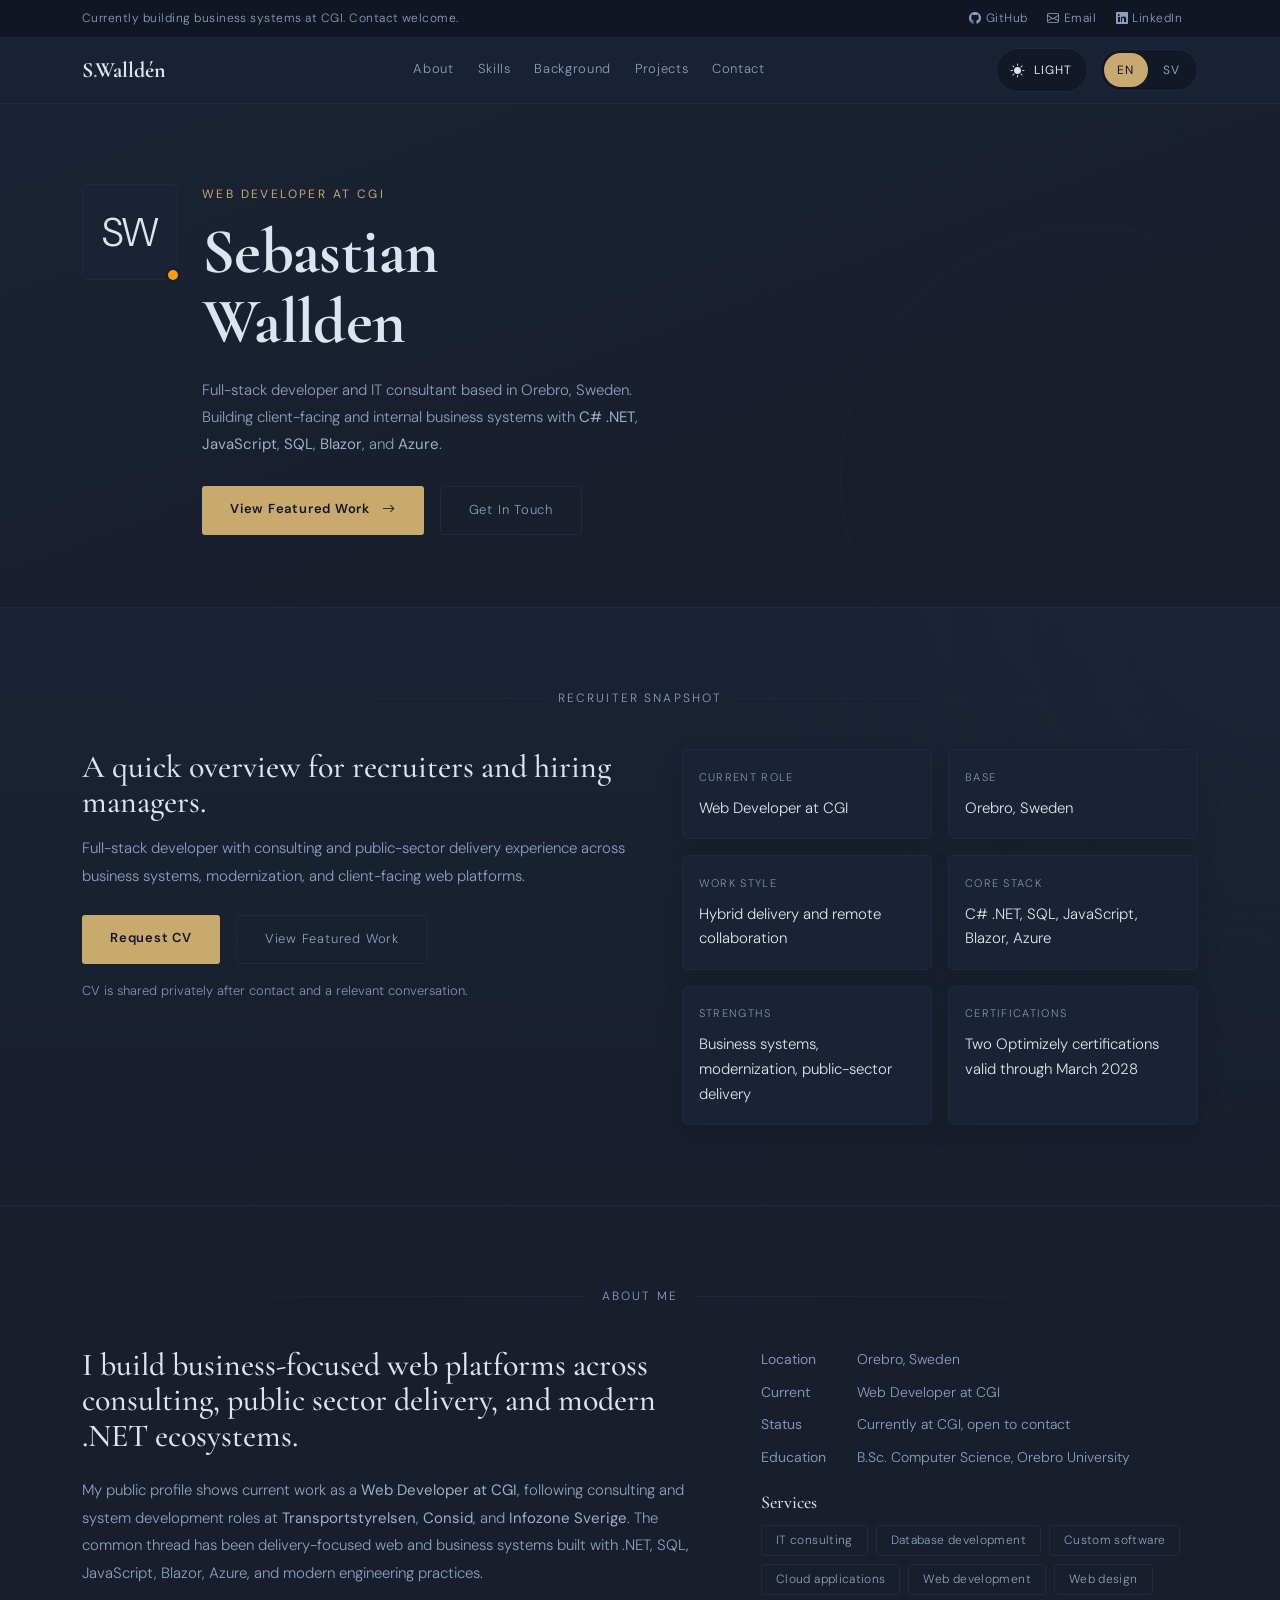
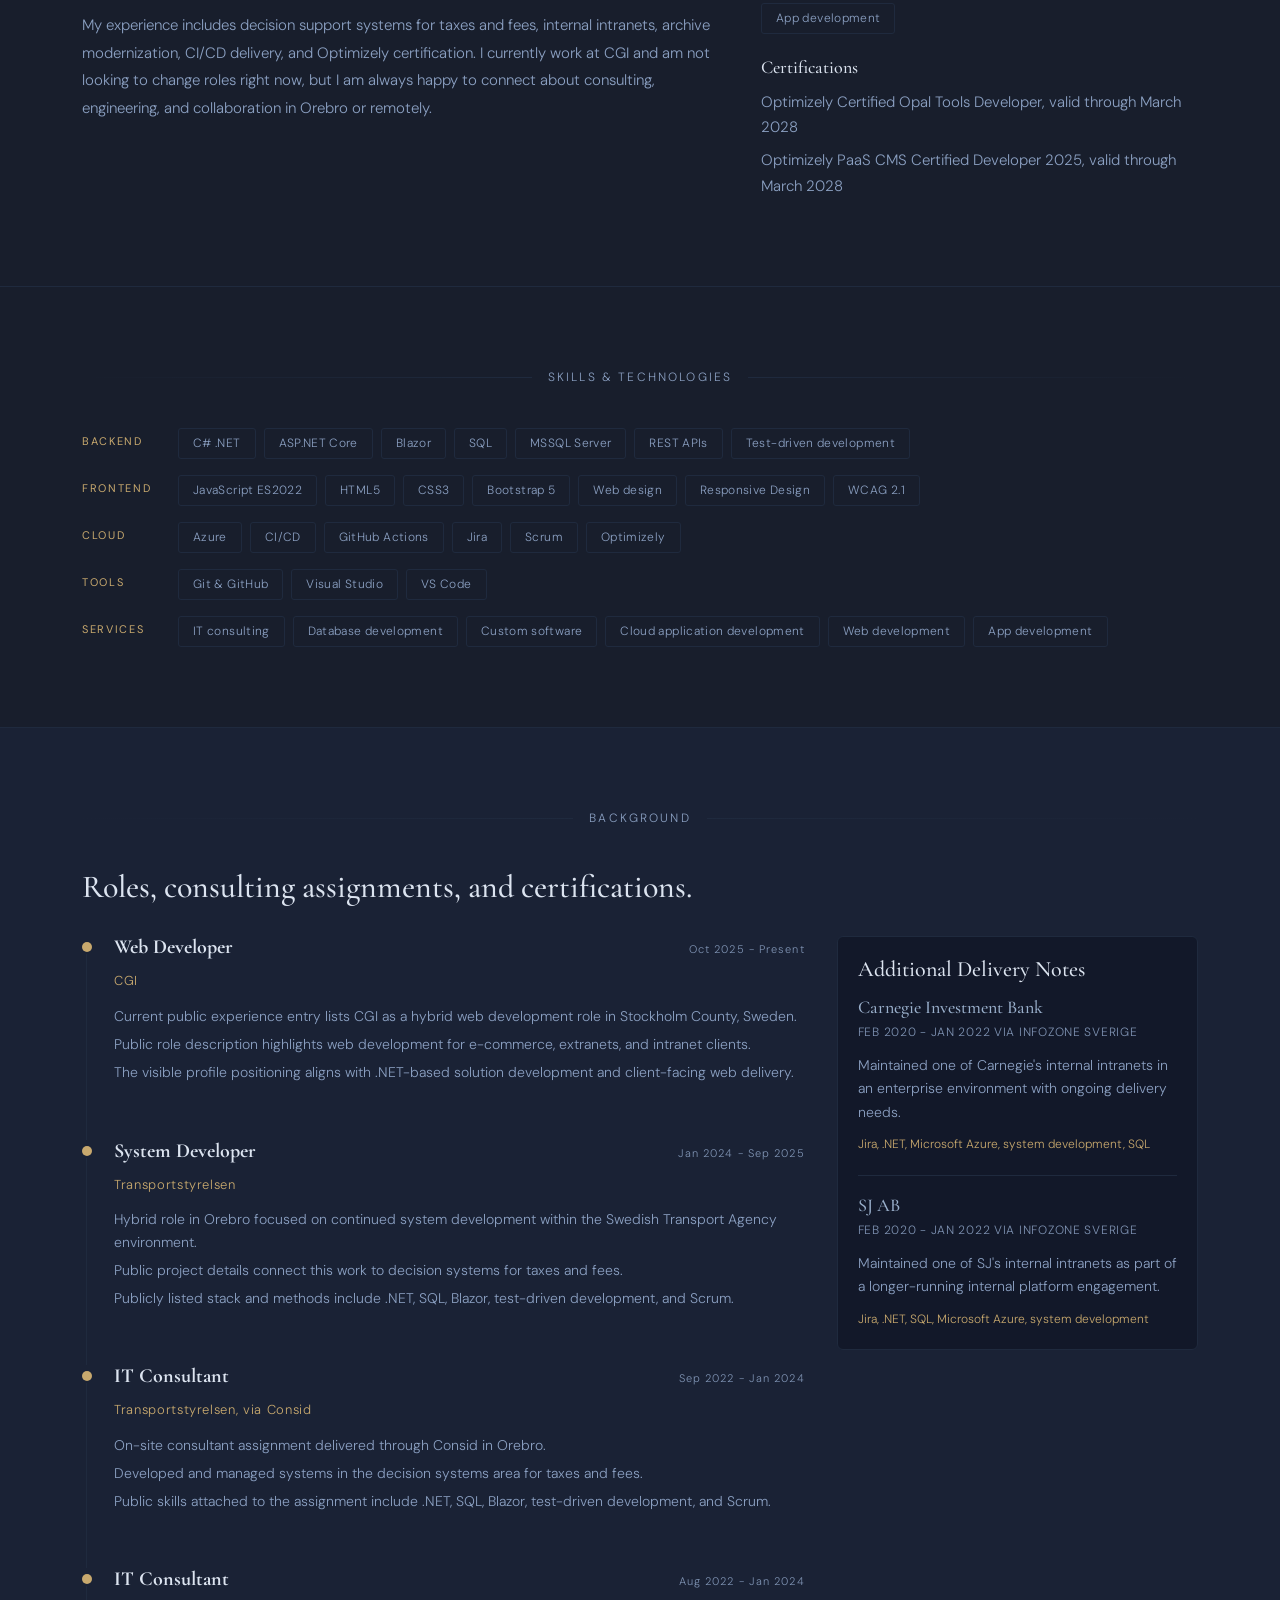
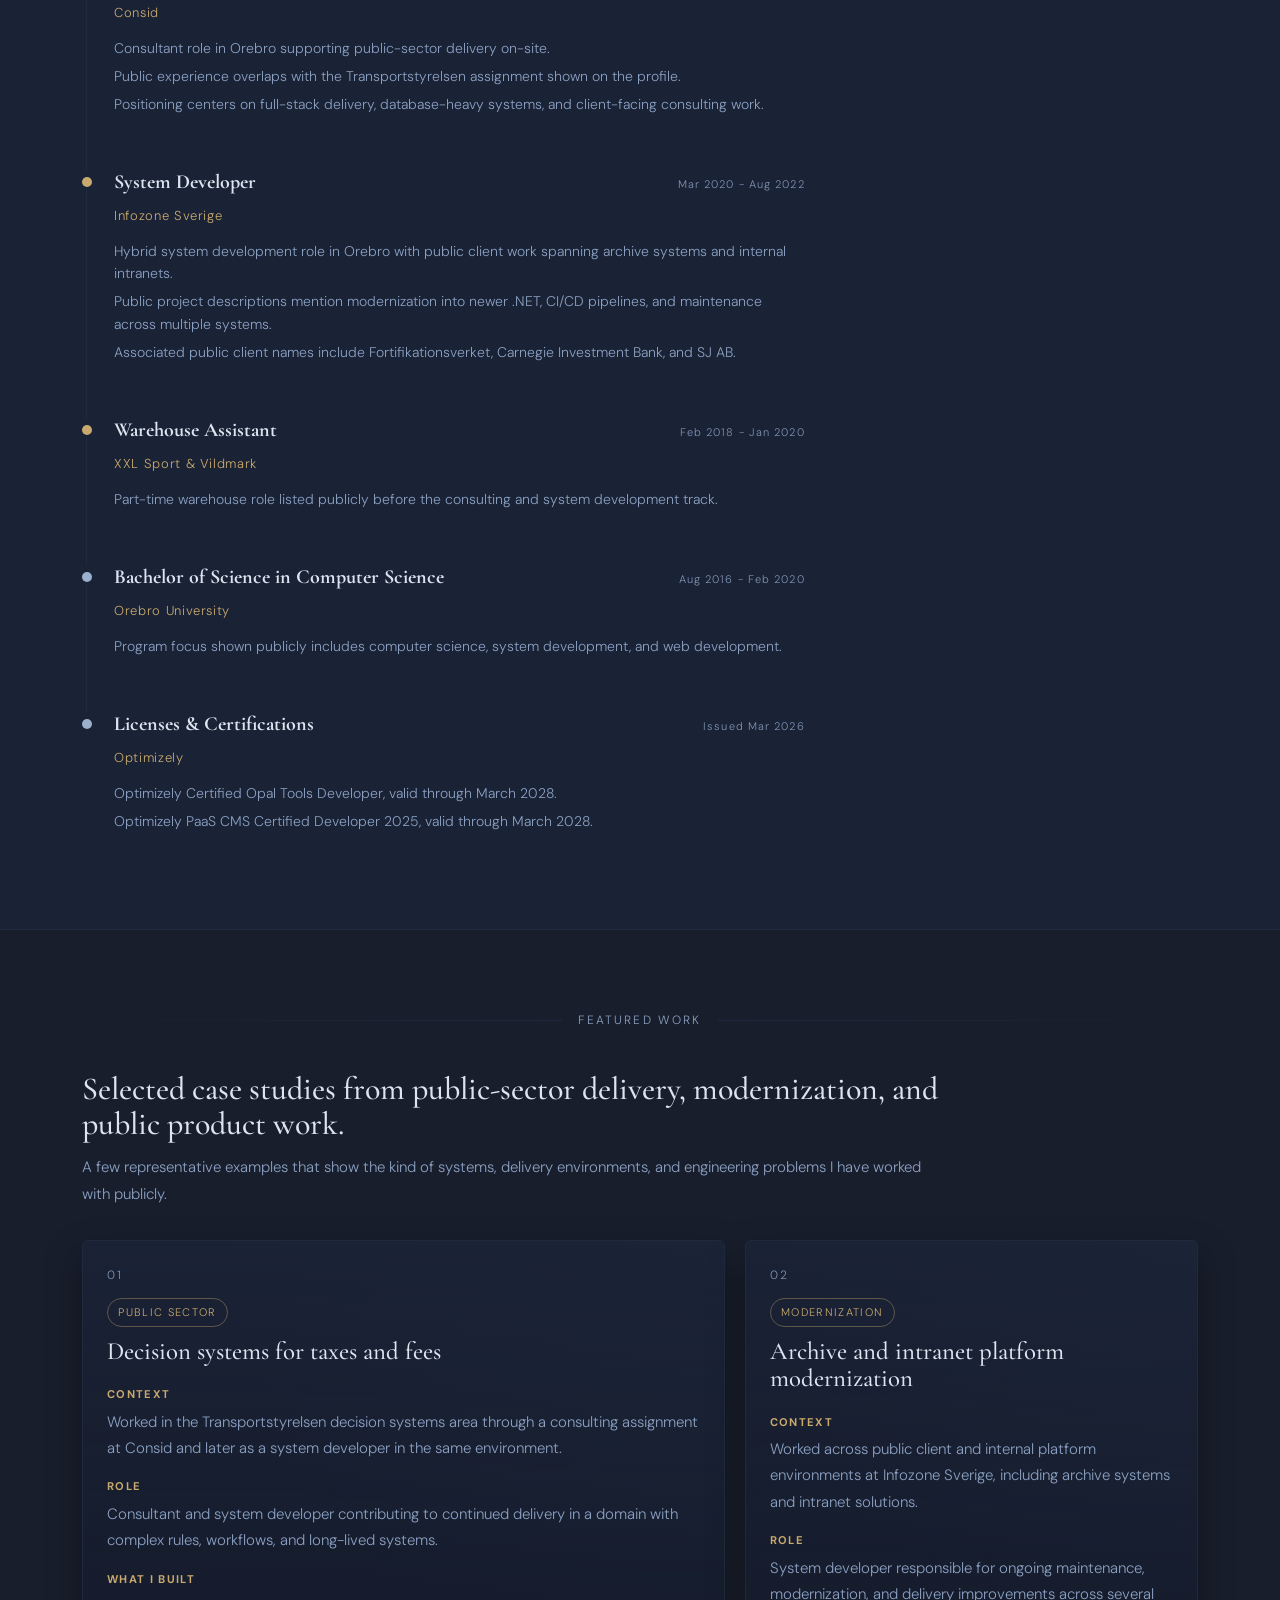
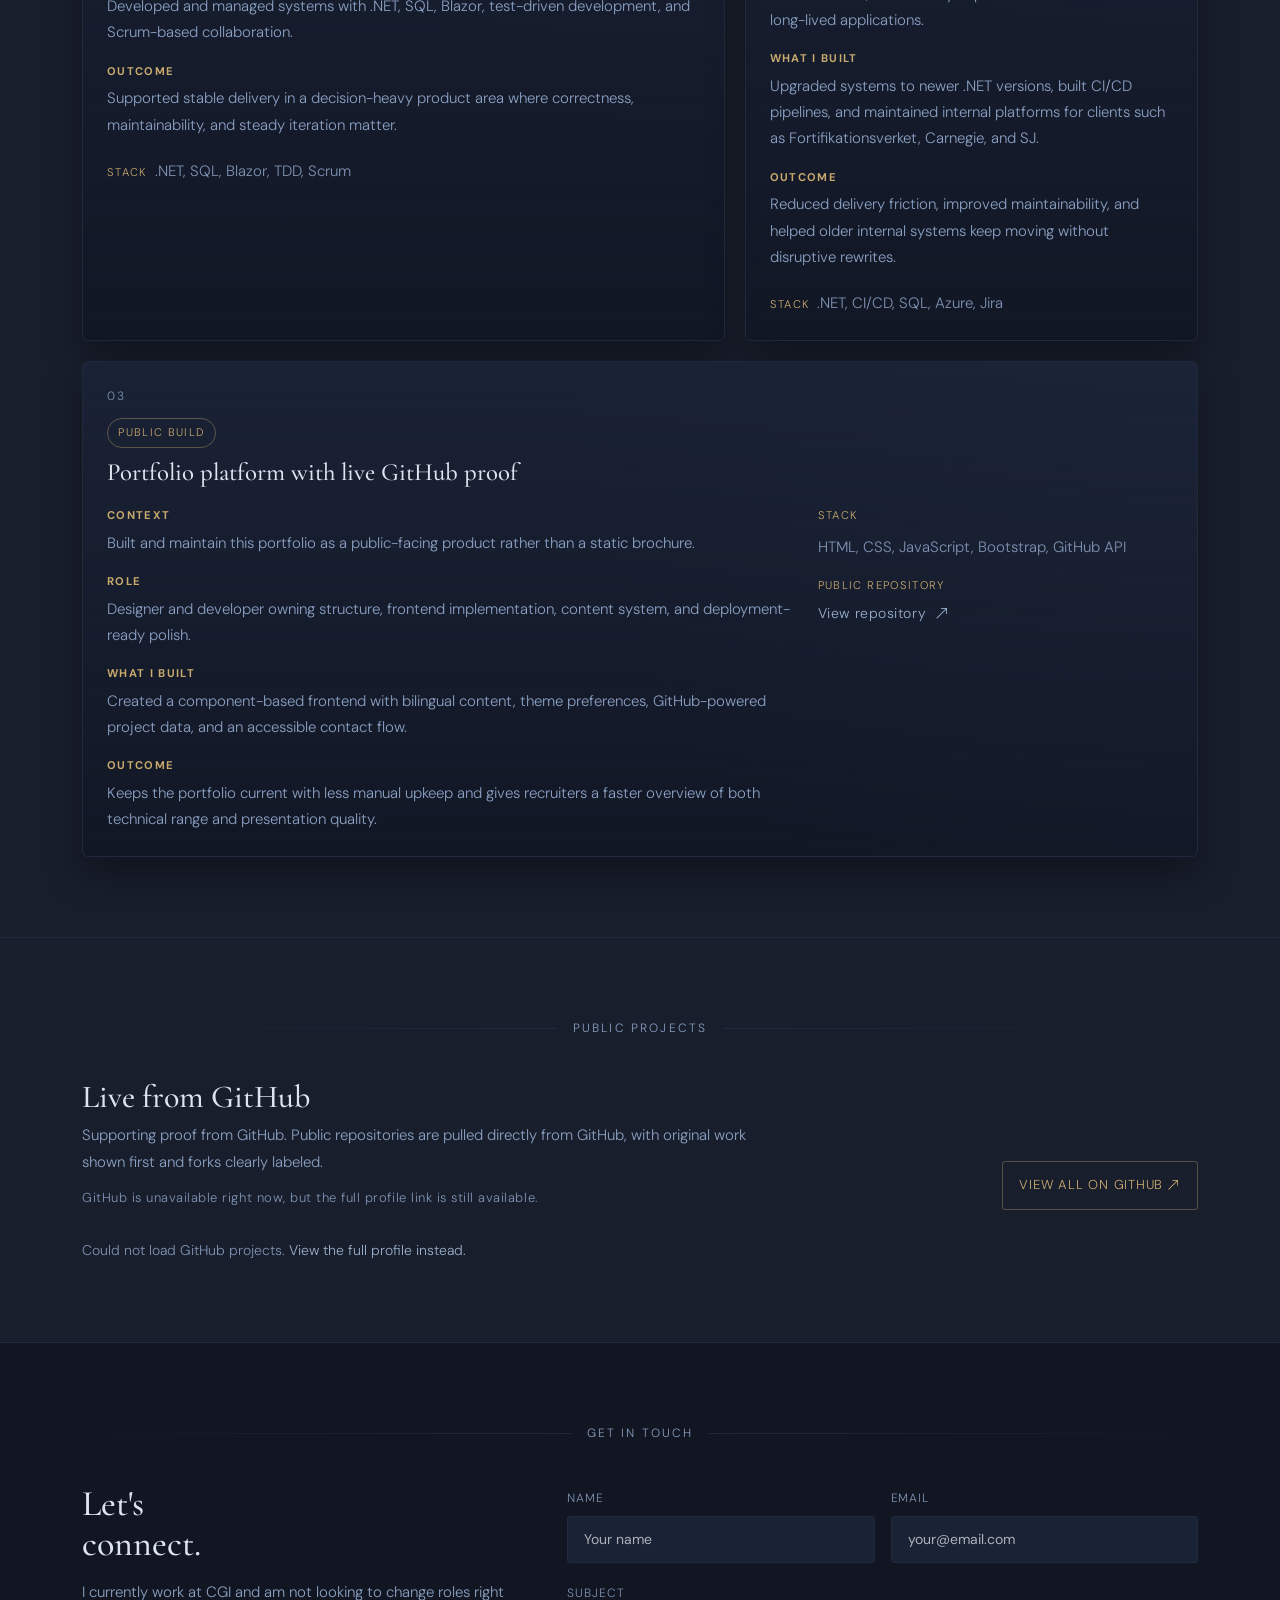
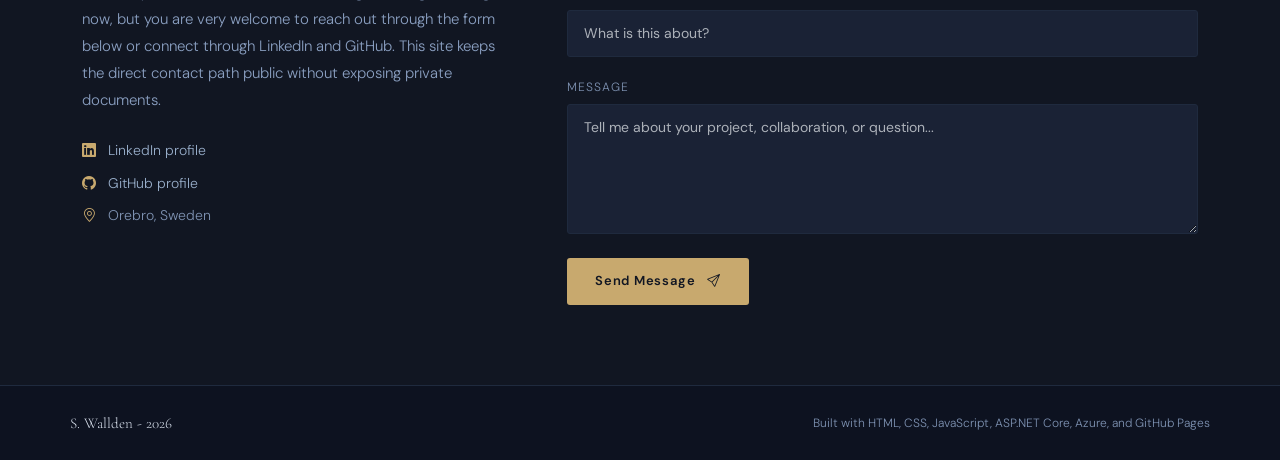
<file: index.html>
<!DOCTYPE html>
<html lang="en" data-theme="midnight" data-bs-theme="dark">
<head>
  <meta charset="UTF-8" />
  <meta name="viewport" content="width=device-width, initial-scale=1.0" />
  <meta
    name="description"
    id="meta-description"
    content="Sebastian Wallden is a full-stack developer and IT consultant based in Orebro, Sweden, with public experience across CGI, Transportstyrelsen, Consid, and Infozone using .NET, SQL, Azure, Blazor, and JavaScript." />
  <meta name="robots" content="index,follow" />
  <meta name="theme-color" id="theme-color-meta" content="#181e2c" />
  <link rel="canonical" href="https://sebastianwallden.dev/" />

  <meta property="og:type" content="website" />
  <meta property="og:site_name" content="Sebastian Wallden" />
  <meta property="og:locale" content="en_US" />
  <meta property="og:title" content="Sebastian Wallden - Full-Stack Developer" />
  <meta
    property="og:description"
    content="Full-stack developer in Orebro, Sweden, building business systems, modernization work, and public-sector web delivery with .NET, SQL, Blazor, Azure, and JavaScript." />
  <meta property="og:url" content="https://sebastianwallden.dev/" />
  <meta property="og:image" content="https://sebastianwallden.dev/assets/social/og-card.png" />
  <meta property="og:image:type" content="image/png" />
  <meta property="og:image:width" content="1200" />
  <meta property="og:image:height" content="630" />
  <meta property="og:image:alt" content="Sebastian Wallden full-stack developer portfolio preview card." />

  <meta name="twitter:card" content="summary_large_image" />
  <meta name="twitter:title" content="Sebastian Wallden - Full-Stack Developer" />
  <meta
    name="twitter:description"
    content="Full-stack developer in Orebro, Sweden, building business systems, modernization work, and public-sector web delivery with .NET, SQL, Blazor, Azure, and JavaScript." />
  <meta name="twitter:image" content="https://sebastianwallden.dev/assets/social/og-card.png" />

  <title>Sebastian Wallden - Full-Stack Developer</title>

  <link rel="icon" href="favicon.ico" type="image/x-icon" />
  <link rel="icon" href="assets/favicon/favicon.svg" sizes="any" type="image/svg+xml" />
  <link rel="icon" href="assets/favicon/favicon-32x32.png" sizes="32x32" type="image/png" />
  <link rel="icon" href="assets/favicon/favicon-16x16.png" sizes="16x16" type="image/png" />
  <link rel="apple-touch-icon" href="assets/favicon/apple-touch-icon.png" />
  <link rel="manifest" href="site.webmanifest" />

  <!-- ============================================================
       FONTS
       Cormorant Garamond -> headings
       DM Sans -> body text
  ============================================================ -->
  <link rel="preconnect" href="https://fonts.googleapis.com" />
  <link rel="preconnect" href="https://fonts.gstatic.com" crossorigin />
  <link
    href="https://fonts.googleapis.com/css2?family=Cormorant+Garamond:wght@400;600;700&family=DM+Sans:ital,wght@0,300;0,400;0,500;1,300&display=swap"
    rel="stylesheet" />

  <script type="application/ld+json">
    {
      "@context": "https://schema.org",
      "@type": "Person",
      "name": "Sebastian Wallden",
      "url": "https://sebastianwallden.dev/",
      "jobTitle": "Full-Stack Developer",
      "worksFor": {
        "@type": "Organization",
        "name": "CGI"
      },
      "alumniOf": {
        "@type": "CollegeOrUniversity",
        "name": "Orebro University"
      },
      "homeLocation": {
        "@type": "Place",
        "name": "Orebro, Sweden"
      },
      "knowsAbout": [
        "C# .NET",
        "SQL",
        "Blazor",
        "Azure",
        "JavaScript",
        "Business systems",
        "Public-sector delivery",
        "Modernization"
      ],
      "sameAs": [
        "https://github.com/0Klart",
        "https://www.linkedin.com/in/sebastianwallden/"
      ]
    }
  </script>

  <script src="js/site-preferences.js"></script>

  <!-- Bootstrap 5.3 -->
  <link href="https://cdn.jsdelivr.net/npm/bootstrap@5.3.3/dist/css/bootstrap.min.css" rel="stylesheet" />

  <!-- Bootstrap Icons -->
  <link href="https://cdn.jsdelivr.net/npm/bootstrap-icons@1.11.3/font/bootstrap-icons.min.css" rel="stylesheet" />

  <!-- Custom CSS Files -->
  <link rel="stylesheet" href="css/variables.css" />
  <link rel="stylesheet" href="css/base.css" />
  <link rel="stylesheet" href="css/topbar.css" />
  <link rel="stylesheet" href="css/navbar.css" />
  <link rel="stylesheet" href="css/hero.css" />
  <link rel="stylesheet" href="css/recruiter-snapshot.css" />
  <link rel="stylesheet" href="css/buttons.css" />
  <link rel="stylesheet" href="css/about.css" />
  <link rel="stylesheet" href="css/skills.css" />
  <link rel="stylesheet" href="css/experience.css" />
  <link rel="stylesheet" href="css/case-studies.css" />
  <link rel="stylesheet" href="css/projects.css" />
  <link rel="stylesheet" href="css/contact.css" />
  <link rel="stylesheet" href="css/footer.css" />
  <link rel="stylesheet" href="css/animations.css" />
  <link rel="stylesheet" href="css/utilities.css" />
  <link rel="stylesheet" href="css/responsive.css" />
</head>

<body>
  <!-- ============================================================
       SKIP LINK - WCAG 2.4.1
  ============================================================ -->
  <a href="#main-content" class="skip-link" data-i18n="common.skipToContent">Skip to main content</a>

  <!-- ============================================================
       COMPONENT CONTAINERS
  ============================================================ -->

  <div id="top-bar-container"></div>
  <div id="navbar-container"></div>

  <main id="main-content" tabindex="-1">
    <div id="hero-container"></div>
    <div id="recruiter-snapshot-container"></div>
    <div id="about-container"></div>
    <div id="skills-container"></div>
    <div id="experience-container"></div>
    <div id="case-studies-container"></div>
    <div id="projects-container"></div>
    <div id="contact-container"></div>
  </main>

  <div id="footer-container"></div>

  <script src="https://cdn.jsdelivr.net/npm/bootstrap@5.3.3/dist/js/bootstrap.bundle.min.js"></script>
  <script src="js/component-loader.js"></script>
  <script src="js/github-projects.js"></script>
  <script src="js/contact-form.js"></script>
  <script src="js/active-nav-link.js"></script>
</body>
</html>
</file>
<file: css/variables.css>
/* ============================================================
   DESIGN TOKENS - change your theme palettes here only
============================================================ */

:root {
  --font-heading: 'Cormorant Garamond', Georgia, serif;
  --font-body: 'DM Sans', system-ui, sans-serif;

  --radius-sm: 3px;
  --radius-md: 6px;
  --section-gap: 5rem;
}

html[data-theme='midnight'] {
  --color-bg: #181e2c;
  --color-surface: #1a2235;
  --color-surface-deep: #111622;
  --color-border: #1f2a3e;
  --color-accent: #c8a96e;
  --color-accent-hover: #b8944e;
  --color-accent-contrast: #111622;
  --color-text: #dce4f0;
  --color-text-muted: #8ba0c2;
  --color-text-faint: #7f93b3;
  --color-link: #9ab0cc;
  --color-success: #4ade80;
  --color-warning: #f59e0b;
  --color-danger: #f87171;
  --color-navbar-bg: rgba(26, 34, 53, 0.95);
  --color-footer-bg: #0d1220;
  --color-panel-bg: rgba(13, 18, 32, 0.55);
  --color-hero-ring: rgba(31, 42, 62, 0.5);
  --color-hero-ring-soft: rgba(31, 42, 62, 0.25);
  --color-accent-border: rgba(200, 169, 110, 0.35);
  --color-accent-border-soft: rgba(200, 169, 110, 0.25);
  --color-accent-border-strong: rgba(200, 169, 110, 0.4);
  --color-shadow-elevated: rgba(0, 0, 0, 0.35);
  --color-control-bg: rgba(17, 22, 34, 0.72);
}

html[data-theme='linen'] {
  --color-bg: #f3ede2;
  --color-surface: #fcf8f2;
  --color-surface-deep: #e3d8c7;
  --color-border: #d4c3ad;
  --color-accent: #8b6738;
  --color-accent-hover: #6e502b;
  --color-accent-contrast: #fcf8f2;
  --color-text: #2f3642;
  --color-text-muted: #5f6977;
  --color-text-faint: #7a8490;
  --color-link: #4f6989;
  --color-success: #218454;
  --color-warning: #c27b1b;
  --color-danger: #c05650;
  --color-navbar-bg: rgba(252, 248, 242, 0.92);
  --color-footer-bg: #ddd0bc;
  --color-panel-bg: rgba(255, 250, 244, 0.88);
  --color-hero-ring: rgba(139, 103, 56, 0.22);
  --color-hero-ring-soft: rgba(139, 103, 56, 0.12);
  --color-accent-border: rgba(139, 103, 56, 0.3);
  --color-accent-border-soft: rgba(139, 103, 56, 0.2);
  --color-accent-border-strong: rgba(139, 103, 56, 0.4);
  --color-shadow-elevated: rgba(77, 58, 33, 0.16);
  --color-control-bg: rgba(255, 252, 247, 0.92);
}
</file>
<file: css/base.css>
/* ============================================================
   BASE STYLES
============================================================ */

html {
  scroll-behavior: smooth;
}

body {
  font-family: var(--font-body);
  background-color: var(--color-bg);
  color: var(--color-text);
  font-weight: 300;
  font-size: 0.9375rem; /* 15px */
  line-height: 1.75;
  transition: background-color 0.25s ease, color 0.25s ease;
}

h1, h2, h3, h4, h5, h6 {
  font-family: var(--font-heading);
  color: var(--color-text);
  line-height: 1.1;
}

a {
  color: var(--color-link);
  text-decoration: none;
  transition: color 0.2s;
}

a:hover {
  color: var(--color-accent);
  text-decoration: underline;
}

/* Focus ring — WCAG 2.4.7 */
:focus-visible {
  outline: 2px solid var(--color-accent);
  outline-offset: 3px;
  border-radius: var(--radius-sm);
}

/* ============================================================
   SKIP LINK — WCAG 2.4.1
============================================================ */

.skip-link {
  position: absolute;
  top: -100%;
  left: 1rem;
  z-index: 9999;
  background: var(--color-accent);
  color: var(--color-accent-contrast);
  padding: 0.5rem 1rem;
  font-weight: 600;
  border-radius: var(--radius-sm);
  transition: top 0.15s;
}

.skip-link:focus {
  top: 1rem;
}

@media (prefers-reduced-motion: reduce) {
  html {
    scroll-behavior: auto;
  }

  *,
  *::before,
  *::after {
    animation: none !important;
    transition: none !important;
  }
}

/* ============================================================
   SECTION DIVIDER (ornamental rule)
============================================================ */

.section-label {
  display: flex;
  align-items: center;
  gap: 1rem;
  margin-bottom: 2.5rem;
}

.section-label::before,
.section-label::after {
  content: '';
  flex: 1;
  height: 1px;
}

.section-label::before {
  background: linear-gradient(90deg, transparent, var(--color-border));
}

.section-label::after {
  background: linear-gradient(90deg, var(--color-border), transparent);
}

.section-label span {
  font-family: var(--font-body);
  font-size: 0.75rem;
  letter-spacing: 0.18em;
  text-transform: uppercase;
  color: var(--color-text-muted);
  white-space: nowrap;
}
</file>
<file: css/topbar.css>
/* ============================================================
   TOP BAR
============================================================ */

#top-bar {
  background: var(--color-surface-deep);
  border-bottom: 1px solid var(--color-border);
  font-size: 0.75rem; /* 12px */
  letter-spacing: 0.04em;
  color: var(--color-text-muted);
}

#top-bar a {
  color: var(--color-text-muted);
  transition: color 0.2s;
}

#top-bar a:hover {
  color: var(--color-accent);
  text-decoration: none;
}

.availability-indicator {
  display: inline-block;
  width: 7px;
  height: 7px;
  border-radius: 50%;
  background: var(--color-success);
  margin-right: 0.5rem;
  vertical-align: middle;
}
</file>
<file: css/navbar.css>
/* ============================================================
   NAVBAR
============================================================ */

#main-nav {
  background: var(--color-navbar-bg);
  border-bottom: 1px solid var(--color-border);
  backdrop-filter: blur(10px);
  transition: background-color 0.25s ease, border-color 0.25s ease;
}

#main-nav .container-lg {
  gap: 1rem;
}

.navbar-collapse {
  flex-grow: 1;
}

.navbar-brand {
  font-family: var(--font-heading);
  font-size: 1.375rem;
  font-weight: 700;
  color: var(--color-text) !important;
}

.navbar-brand .accent {
  color: var(--color-accent);
}

.nav-link {
  font-family: var(--font-body) !important;
  font-size: 0.8125rem !important;
  letter-spacing: 0.05em;
  color: var(--color-text-muted) !important;
  padding: 0.25rem 0 !important;
  margin: 0 0.75rem;
  border-bottom: 2px solid transparent;
  transition: color 0.2s, border-color 0.2s;
}

.nav-link:hover,
.nav-link[aria-current='location'] {
  color: var(--color-text) !important;
  border-bottom-color: var(--color-accent);
}

.nav-preferences {
  display: flex;
  align-items: center;
  gap: 0.75rem;
}

.nav-preferences-desktop {
  margin-left: auto;
}

.nav-preferences-mobile {
  margin-top: 1.25rem;
  padding-top: 1rem;
  border-top: 1px solid var(--color-border);
  justify-content: space-between;
  flex-wrap: wrap;
}

.nav-theme-toggle {
  display: inline-flex;
  align-items: center;
  gap: 0.5rem;
  border: 1px solid var(--color-border);
  border-radius: 999px;
  background: var(--color-control-bg);
  color: var(--color-text);
  font-size: 0.75rem;
  letter-spacing: 0.08em;
  text-transform: uppercase;
  padding: 0.55rem 0.9rem;
  transition: border-color 0.2s, color 0.2s, transform 0.2s, background-color 0.2s;
}

.nav-theme-toggle:hover {
  border-color: var(--color-accent);
  color: var(--color-accent);
  transform: translateY(-1px);
}

.nav-theme-toggle i {
  font-size: 0.875rem;
}

.nav-language-toggle {
  display: inline-flex;
  align-items: center;
  gap: 0.125rem;
  border: 1px solid var(--color-border);
  border-radius: 999px;
  background: var(--color-control-bg);
  padding: 0.2rem;
}

.nav-language-option {
  min-width: 2.75rem;
  border: 0;
  border-radius: 999px;
  background: transparent;
  color: var(--color-text-muted);
  font-size: 0.75rem;
  letter-spacing: 0.08em;
  padding: 0.4rem 0.7rem;
  transition: background-color 0.2s, color 0.2s;
}

.nav-language-option:hover {
  color: var(--color-text);
}

.nav-language-option.is-active {
  background: var(--color-accent);
  color: var(--color-accent-contrast);
}

.btn-nav-cta {
  font-size: 0.75rem;
  letter-spacing: 0.08em;
  color: var(--color-accent);
  border: 1px solid var(--color-accent-border);
  padding: 0.375rem 1rem;
  border-radius: var(--radius-sm);
  transition: all 0.2s;
  background: transparent;
  text-decoration: none;
}

.btn-nav-cta:hover {
  background: var(--color-accent);
  color: var(--color-accent-contrast);
  text-decoration: none;
}

@media (max-width: 768px) {
  .navbar-nav .nav-link {
    margin: 0;
  }

  .nav-preferences-mobile {
    align-items: stretch;
  }

  .nav-theme-toggle,
  .nav-language-toggle {
    width: 100%;
    justify-content: center;
  }
}

@media (prefers-reduced-motion: reduce) {
  .nav-theme-toggle:hover {
    transform: none;
  }
}
</file>
<file: css/hero.css>
/* ============================================================
   HERO SECTION
============================================================ */

#hero {
  background: linear-gradient(160deg, var(--color-surface) 0%, var(--color-bg) 65%);
  border-bottom: 1px solid var(--color-border);
  position: relative;
  overflow: hidden;
  padding: 5rem 0 4.5rem;
}

/* Decorative circles */
#hero::before,
#hero::after {
  content: '';
  position: absolute;
  border-radius: 50%;
  border: 1px solid var(--color-hero-ring);
  pointer-events: none;
}

#hero::before {
  width: 500px;
  height: 500px;
  bottom: -120px;
  right: -60px;
}

#hero::after {
  width: 700px;
  height: 700px;
  bottom: -200px;
  right: -120px;
  border-color: var(--color-hero-ring-soft);
}

.hero-avatar {
  width: 96px;
  height: 96px;
  border-radius: var(--radius-md);
  background: var(--color-surface);
  border: 1px solid var(--color-border);
  object-fit: cover;
  flex-shrink: 0;
}

.hero-avatar-placeholder {
  width: 96px;
  height: 96px;
  border-radius: var(--radius-md);
  background: var(--color-surface);
  border: 1px solid var(--color-border);
  display: flex;
  align-items: center;
  justify-content: center;
  font-size: 2.5rem;
  flex-shrink: 0;
  position: relative;
}

.hero-status {
  position: absolute;
  bottom: -4px;
  right: -4px;
  width: 16px;
  height: 16px;
  background: var(--color-warning);
  border-radius: 50%;
  border: 3px solid var(--color-bg);
}

.hero-eyebrow {
  font-family: var(--font-body);
  font-size: 0.75rem;
  letter-spacing: 0.2em;
  text-transform: uppercase;
  color: var(--color-accent);
  font-weight: 400;
  margin-bottom: 0.75rem;
}

.hero-name {
  font-size: clamp(2.5rem, 6vw, 4rem);
  font-weight: 700;
  letter-spacing: -0.01em;
  margin-bottom: 1.25rem;
}

.hero-bio {
  font-size: 0.9375rem;
  color: var(--color-text-muted);
  line-height: 1.8;
  max-width: 480px;
  margin-bottom: 1.75rem;
}

.hero-bio strong {
  color: var(--color-link);
  font-weight: 400;
}

@media (max-width: 768px) {
  #top-bar .d-flex {
    flex-direction: column;
    gap: 0.25rem;
    text-align: center;
  }

  .hero-name {
    font-size: 2.5rem;
  }
}
</file>
<file: css/recruiter-snapshot.css>
/* ============================================================
   RECRUITER SNAPSHOT
============================================================ */

#recruiter-snapshot {
  padding: var(--section-gap) 0;
  border-bottom: 1px solid var(--color-border);
  background:
    radial-gradient(circle at top right, var(--color-hero-ring-soft), transparent 38%),
    linear-gradient(180deg, var(--color-surface) 0%, var(--color-bg) 100%);
}

.recruiter-shell {
  display: grid;
  grid-template-columns: minmax(0, 1.1fr) minmax(0, 1fr);
  gap: 2rem;
  align-items: start;
}

.recruiter-copy h2 {
  font-size: 2rem;
  margin-bottom: 1rem;
}

.recruiter-intro {
  color: var(--color-text-muted);
  line-height: 1.85;
  max-width: 38rem;
  margin-bottom: 1.5rem;
}

.recruiter-note {
  color: var(--color-text-faint);
  font-size: 0.8125rem;
  line-height: 1.7;
  margin-top: 1rem;
}

.recruiter-grid {
  display: grid;
  grid-template-columns: repeat(2, minmax(0, 1fr));
  gap: 1rem;
}

.recruiter-card {
  background: var(--color-surface);
  border: 1px solid var(--color-border);
  border-radius: var(--radius-md);
  padding: 1.1rem 1rem;
  min-height: 100%;
  box-shadow: 0 10px 24px color-mix(in srgb, var(--color-shadow-elevated) 35%, transparent);
}

.recruiter-card-label {
  display: block;
  color: var(--color-text-faint);
  font-size: 0.6875rem;
  letter-spacing: 0.12em;
  text-transform: uppercase;
  margin-bottom: 0.55rem;
}

.recruiter-card-value {
  color: var(--color-text);
  font-size: 0.9375rem;
  line-height: 1.65;
  margin: 0;
}

@media (max-width: 992px) {
  .recruiter-shell {
    grid-template-columns: 1fr;
  }
}

@media (max-width: 576px) {
  .recruiter-grid {
    grid-template-columns: 1fr;
  }
}
</file>
<file: css/buttons.css>
/* ============================================================
   BUTTONS
============================================================ */

.btn-primary-custom {
  background: var(--color-accent);
  color: var(--color-accent-contrast);
  border: none;
  border-radius: var(--radius-sm);
  padding: 0.75rem 1.75rem;
  font-family: var(--font-body);
  font-size: 0.8125rem;
  font-weight: 600;
  letter-spacing: 0.06em;
  transition: background 0.2s, transform 0.15s;
  display: inline-block;
  text-decoration: none;
  cursor: pointer;
}

.btn-primary-custom:hover {
  background: var(--color-accent-hover);
  color: var(--color-accent-contrast);
  transform: translateY(-1px);
  text-decoration: none;
}

.btn-primary-custom:disabled {
  opacity: 0.6;
  cursor: not-allowed;
  transform: none;
}

.btn-secondary-custom {
  background: transparent;
  color: var(--color-text-muted);
  border: 1px solid var(--color-border);
  border-radius: var(--radius-sm);
  padding: 0.75rem 1.75rem;
  font-family: var(--font-body);
  font-size: 0.8125rem;
  letter-spacing: 0.06em;
  transition: border-color 0.2s, color 0.2s, background 0.2s;
  display: inline-block;
  text-decoration: none;
  cursor: pointer;
}

.btn-secondary-custom:hover {
  border-color: var(--color-accent);
  color: var(--color-accent);
  text-decoration: none;
}

@media (prefers-reduced-motion: reduce) {
  .btn-primary-custom:hover {
    transform: none;
  }
}
</file>
<file: css/about.css>
/* ============================================================
   ABOUT SECTION
============================================================ */

#about {
  padding: var(--section-gap) 0;
  border-bottom: 1px solid var(--color-border);
}

#about h2 {
  font-size: 2rem;
}

#about .bio-text {
  color: var(--color-text-muted);
  line-height: 1.85;
}

#about .bio-text strong {
  color: var(--color-link);
  font-weight: 400;
}

#about .info-list {
  font-size: 0.875rem;
}

#about .info-item {
  display: flex;
  gap: 1rem;
  margin-bottom: 0.5rem;
}

#about .info-label {
  color: var(--color-text-faint);
  min-width: 80px;
  font-weight: 400;
}

#about .info-value {
  color: var(--color-text-muted);
  margin: 0;
}

.about-subsection {
  margin-top: 1.5rem;
}

.about-subtitle {
  font-family: var(--font-heading);
  font-size: 1.125rem;
  color: var(--color-text);
  margin-bottom: 0.75rem;
}

.about-tag-list {
  display: flex;
  flex-wrap: wrap;
  gap: 0.5rem;
}

.about-list {
  list-style: none;
  padding: 0;
  margin: 0;
}

.about-list li {
  color: var(--color-text-muted);
  line-height: 1.7;
  margin-bottom: 0.45rem;
}
</file>
<file: css/skills.css>
/* ============================================================
   SKILLS SECTION
============================================================ */

#skills {
  padding: var(--section-gap) 0;
  border-bottom: 1px solid var(--color-border);
}

.skill-group-label {
  font-family: var(--font-body);
  font-size: 0.6875rem;
  letter-spacing: 0.15em;
  text-transform: uppercase;
  color: var(--color-accent);
  font-weight: 400;
  min-width: 80px;
}

.skill-badge {
  display: inline-block;
  font-family: var(--font-body);
  font-size: 0.75rem;
  color: var(--color-text-muted);
  border: 1px solid var(--color-border);
  padding: 0.25rem 0.875rem;
  border-radius: var(--radius-sm);
  letter-spacing: 0.03em;
  transition: border-color 0.2s, color 0.2s, transform 0.15s;
  text-decoration: none;
}

.skill-badge:hover {
  border-color: var(--color-accent);
  color: var(--color-accent);
  transform: translateY(-1px);
}

@media (prefers-reduced-motion: reduce) {
  .skill-badge:hover {
    transform: none;
  }
}
</file>
<file: css/experience.css>
/* ============================================================
   EXPERIENCE SECTION (Timeline)
============================================================ */

#experience {
  padding: var(--section-gap) 0;
  border-bottom: 1px solid var(--color-border);
  background: var(--color-surface);
}

.experience-heading {
  font-size: 2rem;
  margin-bottom: 2rem;
}

.experience-layout {
  display: grid;
  grid-template-columns: minmax(0, 2fr) minmax(280px, 1fr);
  gap: 2rem;
  align-items: start;
}

.experience-timeline {
  max-width: 760px;
}

.timeline-item {
  position: relative;
  padding-left: 2rem;
  padding-bottom: 2.5rem;
}

.timeline-item:last-child {
  padding-bottom: 0;
}

.timeline-dot {
  position: absolute;
  left: 0;
  top: 6px;
  width: 10px;
  height: 10px;
  border-radius: 50%;
  background: var(--color-accent);
  flex-shrink: 0;
}

.timeline-dot.education {
  background: var(--color-link);
}

.timeline-line {
  position: absolute;
  left: 4px;
  top: 18px;
  bottom: 0;
  width: 1px;
  background: var(--color-border);
}

.timeline-item:last-child .timeline-line {
  display: none;
}

.job-title {
  font-family: var(--font-heading);
  font-size: 1.25rem;
  font-weight: 700;
  color: var(--color-text);
}

.job-company {
  font-family: var(--font-body);
  font-size: 0.8125rem;
  color: var(--color-accent);
  letter-spacing: 0.05em;
  margin-bottom: 0.75rem;
}

.job-date {
  font-family: var(--font-body);
  font-size: 0.6875rem;
  color: var(--color-text-faint);
  letter-spacing: 0.1em;
}

.job-bullets {
  list-style: none;
  padding-left: 0;
  margin-top: 0.5rem;
}

.job-bullets li {
  font-size: 0.875rem;
  color: var(--color-text-muted);
  margin-bottom: 0.35rem;
  line-height: 1.6;
}

.experience-side-panel {
  border: 1px solid var(--color-border);
  border-radius: var(--radius-md);
  background: var(--color-panel-bg);
  padding: 1.25rem;
  position: sticky;
  top: 6rem;
}

.experience-panel-title {
  font-family: var(--font-heading);
  font-size: 1.375rem;
  margin-bottom: 1rem;
  color: var(--color-text);
}

.project-note + .project-note {
  margin-top: 1.25rem;
  padding-top: 1.25rem;
  border-top: 1px solid var(--color-border);
}

.project-note-title {
  font-family: var(--font-heading);
  font-size: 1.125rem;
  margin-bottom: 0.3rem;
  color: var(--color-link);
}

.project-note-meta {
  font-size: 0.75rem;
  letter-spacing: 0.06em;
  text-transform: uppercase;
  color: var(--color-text-faint);
  margin-bottom: 0.65rem;
}

.project-note-text {
  font-size: 0.875rem;
  color: var(--color-text-muted);
  line-height: 1.7;
  margin-bottom: 0.65rem;
}

.project-note-stack {
  font-size: 0.75rem;
  color: var(--color-accent);
  line-height: 1.6;
  margin: 0;
}

@media (max-width: 992px) {
  .experience-layout {
    grid-template-columns: 1fr;
  }

  .experience-side-panel {
    position: static;
  }
}
</file>
<file: css/case-studies.css>
/* ============================================================
   CASE STUDIES SECTION
============================================================ */

#case-studies {
  padding: var(--section-gap) 0;
  border-bottom: 1px solid var(--color-border);
}

.case-studies-header {
  max-width: 54rem;
  margin-bottom: 2rem;
}

.case-studies-heading {
  font-size: 2rem;
  margin-bottom: 0.85rem;
}

.case-studies-intro {
  margin: 0;
  color: var(--color-text-muted);
  line-height: 1.8;
}

.case-studies-grid {
  display: grid;
  grid-template-columns: repeat(12, minmax(0, 1fr));
  gap: 1.25rem;
}

.case-study-card {
  grid-column: 1 / -1;
  position: relative;
  border: 1px solid var(--color-border);
  border-radius: var(--radius-md);
  background:
    linear-gradient(180deg, var(--color-surface) 0%, var(--color-panel-bg) 100%);
  box-shadow: 0 16px 36px var(--color-shadow-elevated);
  padding: 1.5rem;
  overflow: hidden;
}

.case-study-card::after {
  content: '';
  position: absolute;
  inset: 0;
  background:
    radial-gradient(circle at top right, var(--color-hero-ring-soft), transparent 52%);
  pointer-events: none;
}

.case-study-card-top,
.case-study-wide-layout,
.case-study-details,
.case-study-aside {
  position: relative;
  z-index: 1;
}

.case-study-card-top {
  display: flex;
  flex-direction: column;
  gap: 0.7rem;
  margin-bottom: 1.25rem;
}

.case-study-index {
  font-size: 0.75rem;
  letter-spacing: 0.16em;
  text-transform: uppercase;
  color: var(--color-text-faint);
}

.case-study-tag {
  align-self: flex-start;
  border: 1px solid var(--color-accent-border-strong);
  border-radius: 999px;
  padding: 0.25rem 0.65rem;
  color: var(--color-accent);
  font-size: 0.6875rem;
  letter-spacing: 0.12em;
  text-transform: uppercase;
}

.case-study-title {
  font-size: 1.55rem;
  margin: 0;
  color: var(--color-text);
}

.case-study-details {
  display: grid;
  gap: 1rem;
  margin: 0;
}

.case-study-detail {
  display: grid;
  gap: 0.25rem;
}

.case-study-detail dt {
  font-size: 0.7rem;
  letter-spacing: 0.12em;
  text-transform: uppercase;
  color: var(--color-accent);
}

.case-study-detail dd {
  margin: 0;
  color: var(--color-text-muted);
  line-height: 1.75;
}

.case-study-stack {
  margin: 1.25rem 0 0;
  display: flex;
  flex-wrap: wrap;
  gap: 0.5rem;
  align-items: baseline;
  color: var(--color-text-faint);
}

.case-study-stack-label,
.case-study-link-label {
  font-size: 0.7rem;
  letter-spacing: 0.12em;
  text-transform: uppercase;
  color: var(--color-accent);
}

.case-study-wide-layout {
  display: grid;
  gap: 1.5rem;
}

.case-study-aside {
  display: grid;
  gap: 1rem;
  align-content: start;
}

.case-study-aside .case-study-stack {
  margin-top: 0;
}

.case-study-links {
  display: grid;
  gap: 0.35rem;
}

.case-study-link {
  color: var(--color-link);
  text-decoration: none;
  font-size: 0.875rem;
  letter-spacing: 0.04em;
}

.case-study-link:hover {
  color: var(--color-accent);
  text-decoration: none;
}

@media (min-width: 992px) {
  .case-study-card-primary {
    grid-column: span 7;
  }

  .case-study-card-secondary {
    grid-column: span 5;
  }

  .case-study-wide-layout {
    grid-template-columns: minmax(0, 1.45fr) minmax(250px, 0.75fr);
  }
}

@media (max-width: 768px) {
  .case-study-card {
    padding: 1.25rem;
  }

  .case-study-title {
    font-size: 1.35rem;
  }
}

@media (prefers-reduced-motion: reduce) {
  .case-study-card {
    box-shadow: none;
  }
}
</file>
<file: css/projects.css>
/* ============================================================
   PROJECTS SECTION
============================================================ */

#projects {
  padding: var(--section-gap) 0;
  border-bottom: 1px solid var(--color-border);
}

.projects-heading-row {
  display: flex;
  justify-content: space-between;
  align-items: end;
  gap: 1.5rem;
  margin-bottom: 1.75rem;
  flex-wrap: wrap;
}

.projects-heading {
  margin: 0;
  font-size: 2rem;
}

.projects-intro {
  margin: 0.5rem 0 0;
  color: var(--color-text-muted);
  max-width: 42rem;
  line-height: 1.75;
}

.projects-summary {
  margin: 0.75rem 0 0;
  color: var(--color-text-faint);
  font-size: 0.8125rem;
  letter-spacing: 0.04em;
}

.projects-profile-link {
  color: var(--color-accent);
  text-decoration: none;
  font-size: 0.8125rem;
  letter-spacing: 0.06em;
  text-transform: uppercase;
  border: 1px solid var(--color-accent-border);
  border-radius: var(--radius-sm);
  padding: 0.75rem 1rem;
  display: inline-flex;
  align-items: center;
  white-space: nowrap;
  transition: background 0.2s, color 0.2s, border-color 0.2s;
}

.projects-profile-link:hover {
  color: var(--color-accent-contrast);
  background: var(--color-accent);
  text-decoration: none;
}

.project-card {
  background: var(--color-surface);
  border: 1px solid var(--color-border);
  border-radius: var(--radius-md);
  padding: 1.25rem;
  height: 100%;
  transition: border-color 0.25s, transform 0.2s, box-shadow 0.25s;
  text-decoration: none;
  display: flex;
  flex-direction: column;
  gap: 0.75rem;
}

.project-card-top {
  display: flex;
  flex-direction: column;
  gap: 0.875rem;
  flex: 1;
}

.project-title-row {
  display: flex;
  justify-content: space-between;
  gap: 0.75rem;
  align-items: start;
}

.project-card:hover {
  border-color: var(--color-accent-border);
  transform: translateY(-3px);
  box-shadow: 0 12px 32px var(--color-shadow-elevated);
  text-decoration: none;
}

.project-name {
  font-family: var(--font-heading);
  font-size: 1.0625rem;
  font-weight: 700;
  color: var(--color-link);
  line-height: 1.2;
  margin: 0;
}

.project-badges {
  display: flex;
  gap: 0.5rem;
  flex-wrap: wrap;
  justify-content: end;
}

.project-badge {
  border: 1px solid var(--color-accent-border-soft);
  color: var(--color-text-faint);
  border-radius: 999px;
  padding: 0.1875rem 0.5rem;
  font-size: 0.625rem;
  letter-spacing: 0.08em;
  text-transform: uppercase;
  white-space: nowrap;
}

.project-badge.project-badge-original {
  color: var(--color-accent);
  border-color: var(--color-accent-border-strong);
}

.project-desc {
  font-size: 0.875rem;
  color: var(--color-text-faint);
  line-height: 1.7;
  flex: 1;
}

.project-meta {
  font-family: var(--font-body);
  font-size: 0.75rem;
  color: var(--color-text-faint);
  display: flex;
  justify-content: space-between;
  gap: 1rem;
  flex-wrap: wrap;
}

.project-lang {
  color: var(--color-accent);
}

.project-link-text {
  display: flex;
  flex-wrap: wrap;
  gap: 0.75rem;
  margin-top: 0.25rem;
}

.project-link-text a {
  font-size: 0.75rem;
  letter-spacing: 0.06em;
  text-transform: uppercase;
  color: var(--color-text-muted);
  text-decoration: none;
}

.project-link-text a:hover {
  color: var(--color-accent);
  text-decoration: none;
}

.projects-loading {
  color: var(--color-text-faint);
  text-align: center;
  padding: 2rem 0;
}

.projects-empty {
  color: var(--color-text-faint);
  font-size: 0.875rem;
  margin: 0;
}

@media (prefers-reduced-motion: reduce) {
  .project-card:hover {
    transform: none;
    box-shadow: none;
  }
}

@media (max-width: 768px) {
  .projects-profile-link {
    width: 100%;
    justify-content: center;
  }

  .project-title-row {
    flex-direction: column;
  }

  .project-badges {
    justify-content: flex-start;
  }
}
</file>
<file: css/contact.css>
/* ============================================================
   CONTACT SECTION
============================================================ */

#contact {
  padding: var(--section-gap) 0;
  background: var(--color-surface-deep);
}

#contact h2 {
  font-size: 2.25rem;
}

.contact-intro {
  color: var(--color-text-muted);
  margin-top: 1rem;
  line-height: 1.8;
}

.contact-info-list {
  font-size: 0.875rem;
  color: var(--color-text-faint);
}

.contact-info-item {
  margin-bottom: 0.5rem;
}

.contact-info-item a {
  color: var(--color-link);
}

.contact-info-item a:hover {
  color: var(--color-accent);
}

.contact-icon {
  margin-right: 0.5rem;
  color: var(--color-accent);
}

/* Form Styles */
.contact-form {
  width: 100%;
}

.contact-honeypot {
  position: absolute;
  left: -10000px;
  width: 1px;
  height: 1px;
  overflow: hidden;
}

.contact-form .form-control,
.contact-form .form-control:focus {
  background: var(--color-surface);
  border: 1px solid var(--color-border);
  border-radius: var(--radius-sm);
  color: var(--color-text);
  font-family: var(--font-body);
  font-size: 0.875rem;
  padding: 0.75rem 1rem;
  box-shadow: none;
}

.contact-form .form-control:focus {
  border-color: var(--color-accent);
}

.contact-form .form-label {
  font-size: 0.75rem;
  letter-spacing: 0.08em;
  text-transform: uppercase;
  color: var(--color-text-faint);
  margin-bottom: 0.4rem;
}

.contact-form textarea {
  resize: vertical;
  min-height: 130px;
}

.contact-form .invalid-feedback {
  display: none;
  color: var(--color-danger);
  font-size: 0.75rem;
  margin-top: 0.25rem;
}

.contact-form .form-control.is-invalid,
.contact-form .form-control[aria-invalid="true"] {
  border-color: var(--color-danger);
}

.contact-form .form-control.is-invalid ~ .invalid-feedback,
.contact-form.was-validated .form-control:invalid ~ .invalid-feedback {
  display: block;
}

.form-status {
  font-size: 0.875rem;
  margin-top: 1rem;
}

.form-status:empty {
  display: none;
}

.form-status.success {
  color: var(--color-success);
}

.form-status.error {
  color: var(--color-danger);
}
</file>
<file: css/footer.css>
/* ============================================================
   FOOTER
============================================================ */

footer {
  background: var(--color-footer-bg);
  border-top: 1px solid var(--color-border);
  font-family: var(--font-body);
  font-size: 0.75rem;
  color: var(--color-text-faint);
  transition: background-color 0.25s ease, border-color 0.25s ease;
}

footer a {
  color: var(--color-link);
  transition: color 0.2s;
}

footer a:hover {
  color: var(--color-accent);
  text-decoration: none;
}

.footer-brand {
  font-family: var(--font-heading);
  font-size: 0.9375rem;
  color: var(--color-text);
}

.footer-content {
  display: flex;
  justify-content: space-between;
  align-items: center;
  flex-wrap: wrap;
  gap: 1rem;
  padding: 1rem 0;
}

@media (max-width: 768px) {
  .footer-content {
    justify-content: center;
    text-align: center;
    gap: 0.5rem;
  }
}
</file>
<file: css/animations.css>
/* ============================================================
   ANIMATIONS — staggered page load
============================================================ */

.fade-up {
  opacity: 0;
  transform: translateY(18px);
  animation: fadeUp 0.55s ease forwards;
}

@keyframes fadeUp {
  to {
    opacity: 1;
    transform: translateY(0);
  }
}

.fade-up:nth-child(1) {
  animation-delay: 0.05s;
}

.fade-up:nth-child(2) {
  animation-delay: 0.15s;
}

.fade-up:nth-child(3) {
  animation-delay: 0.25s;
}

.fade-up:nth-child(4) {
  animation-delay: 0.35s;
}

@media (prefers-reduced-motion: reduce) {
  .fade-up {
    opacity: 1;
    transform: none;
    animation: none;
  }
}
</file>
<file: css/utilities.css>
/* ============================================================
   UTILITIES
============================================================ */

.text-accent {
  color: var(--color-accent);
}

.text-muted-custom {
  color: var(--color-text-muted);
}

.text-faint {
  color: var(--color-text-faint);
}

.border-theme {
  border-color: var(--color-border) !important;
}

.bg-surface {
  background-color: var(--color-surface);
}

.bg-surface-deep {
  background-color: var(--color-surface-deep);
}
</file>
<file: css/responsive.css>
/* ============================================================
   RESPONSIVE DESIGN
============================================================ */

@media (max-width: 992px) {
  .container-lg {
    padding-left: 1.5rem;
    padding-right: 1.5rem;
  }
}

@media (max-width: 768px) {
  :root {
    --section-gap: 3rem;
  }

  #top-bar .d-flex {
    flex-direction: column;
    gap: 0.25rem;
    text-align: center;
  }

  .hero-name {
    font-size: 2.5rem;
  }

  .navbar-nav .nav-link {
    margin: 0;
  }

  .hero-bio {
    max-width: 100%;
  }

  .d-flex.gap-3.flex-wrap {
    flex-direction: column;
  }

  .d-flex.gap-3.flex-wrap > * {
    width: 100%;
  }
}

@media (max-width: 576px) {
  body {
    font-size: 0.875rem;
  }

  h1, h2, h3, h4, h5, h6 {
    line-height: 1.2;
  }

  .hero-avatar-placeholder,
  .hero-avatar {
    width: 72px;
    height: 72px;
    font-size: 2rem;
  }

  #contact h2 {
    font-size: 1.75rem;
  }

  .contact-form .form-control {
    font-size: 0.8125rem;
    padding: 0.5rem 0.75rem;
  }

  .btn-primary-custom,
  .btn-secondary-custom {
    width: 100%;
    text-align: center;
  }

  .section-label {
    margin-bottom: 1.5rem;
    gap: 0.5rem;
  }

  .section-label span {
    font-size: 0.6875rem;
  }
}
</file>
